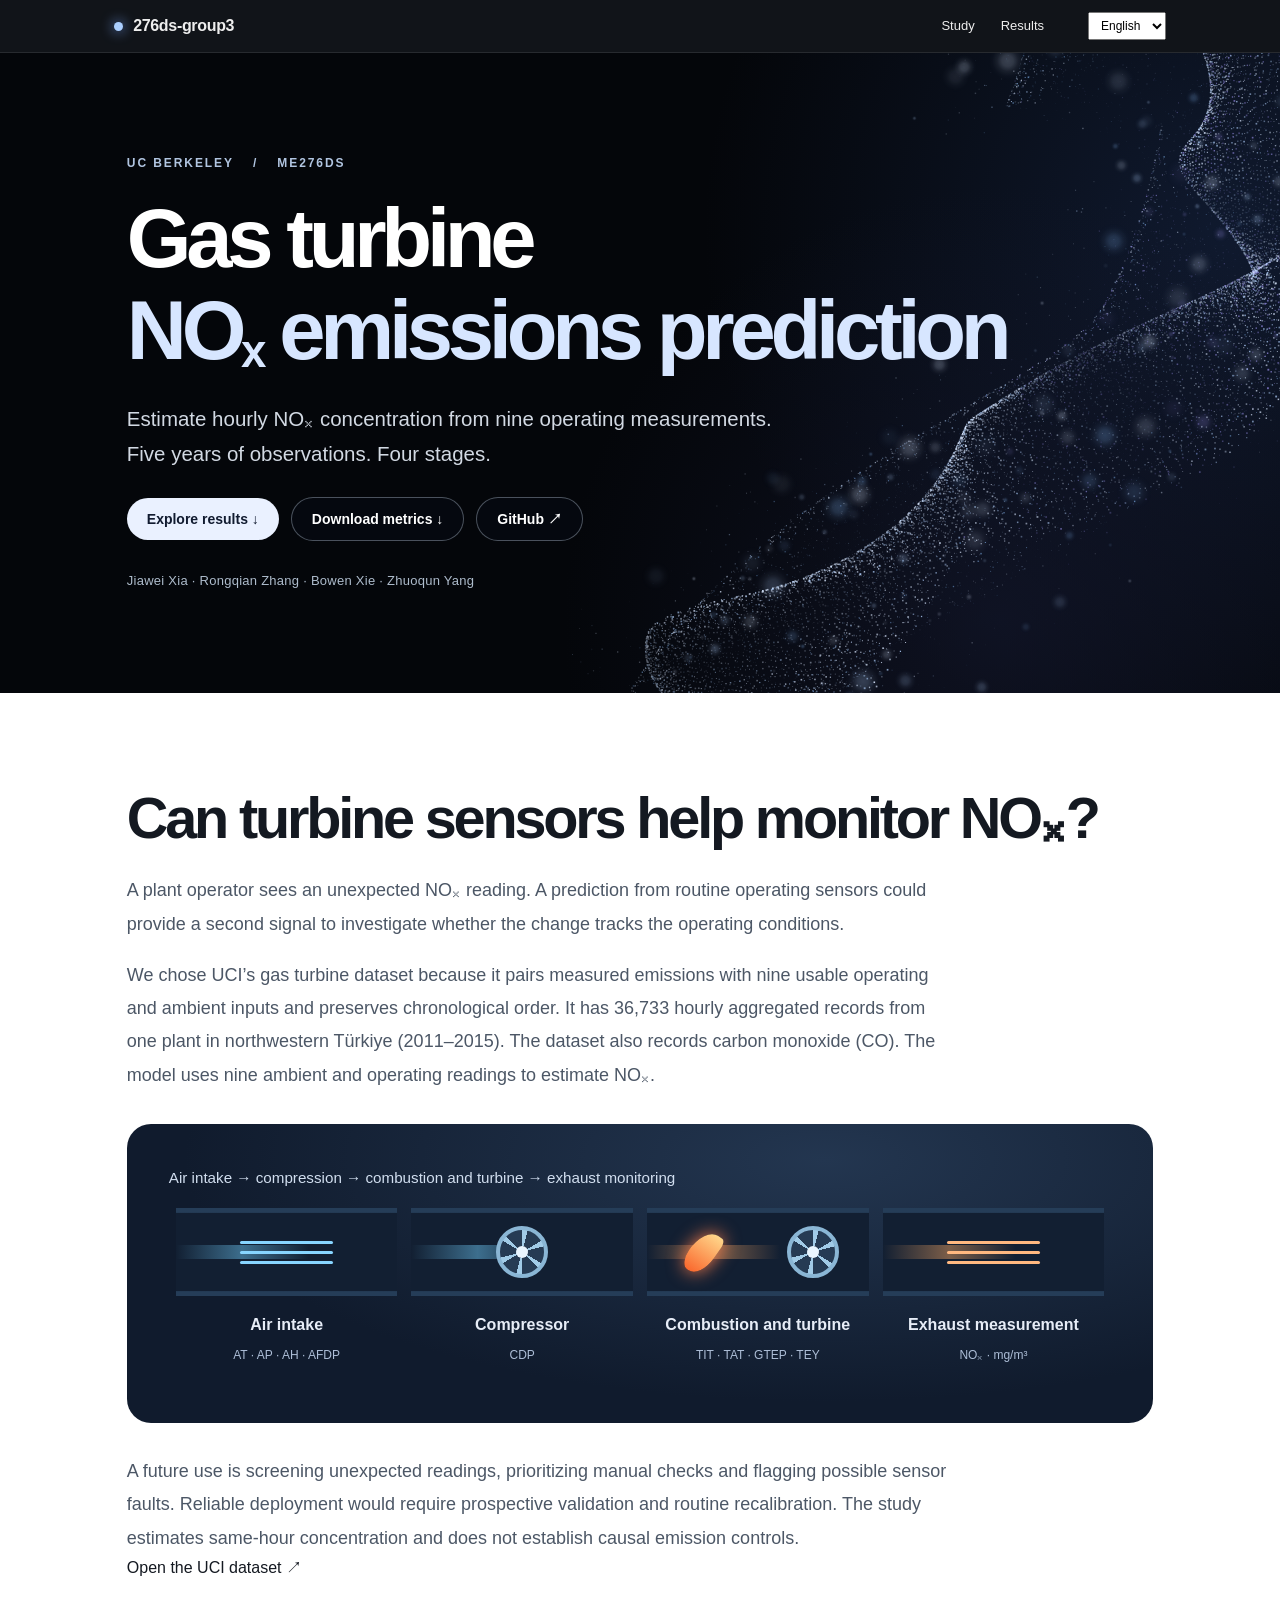
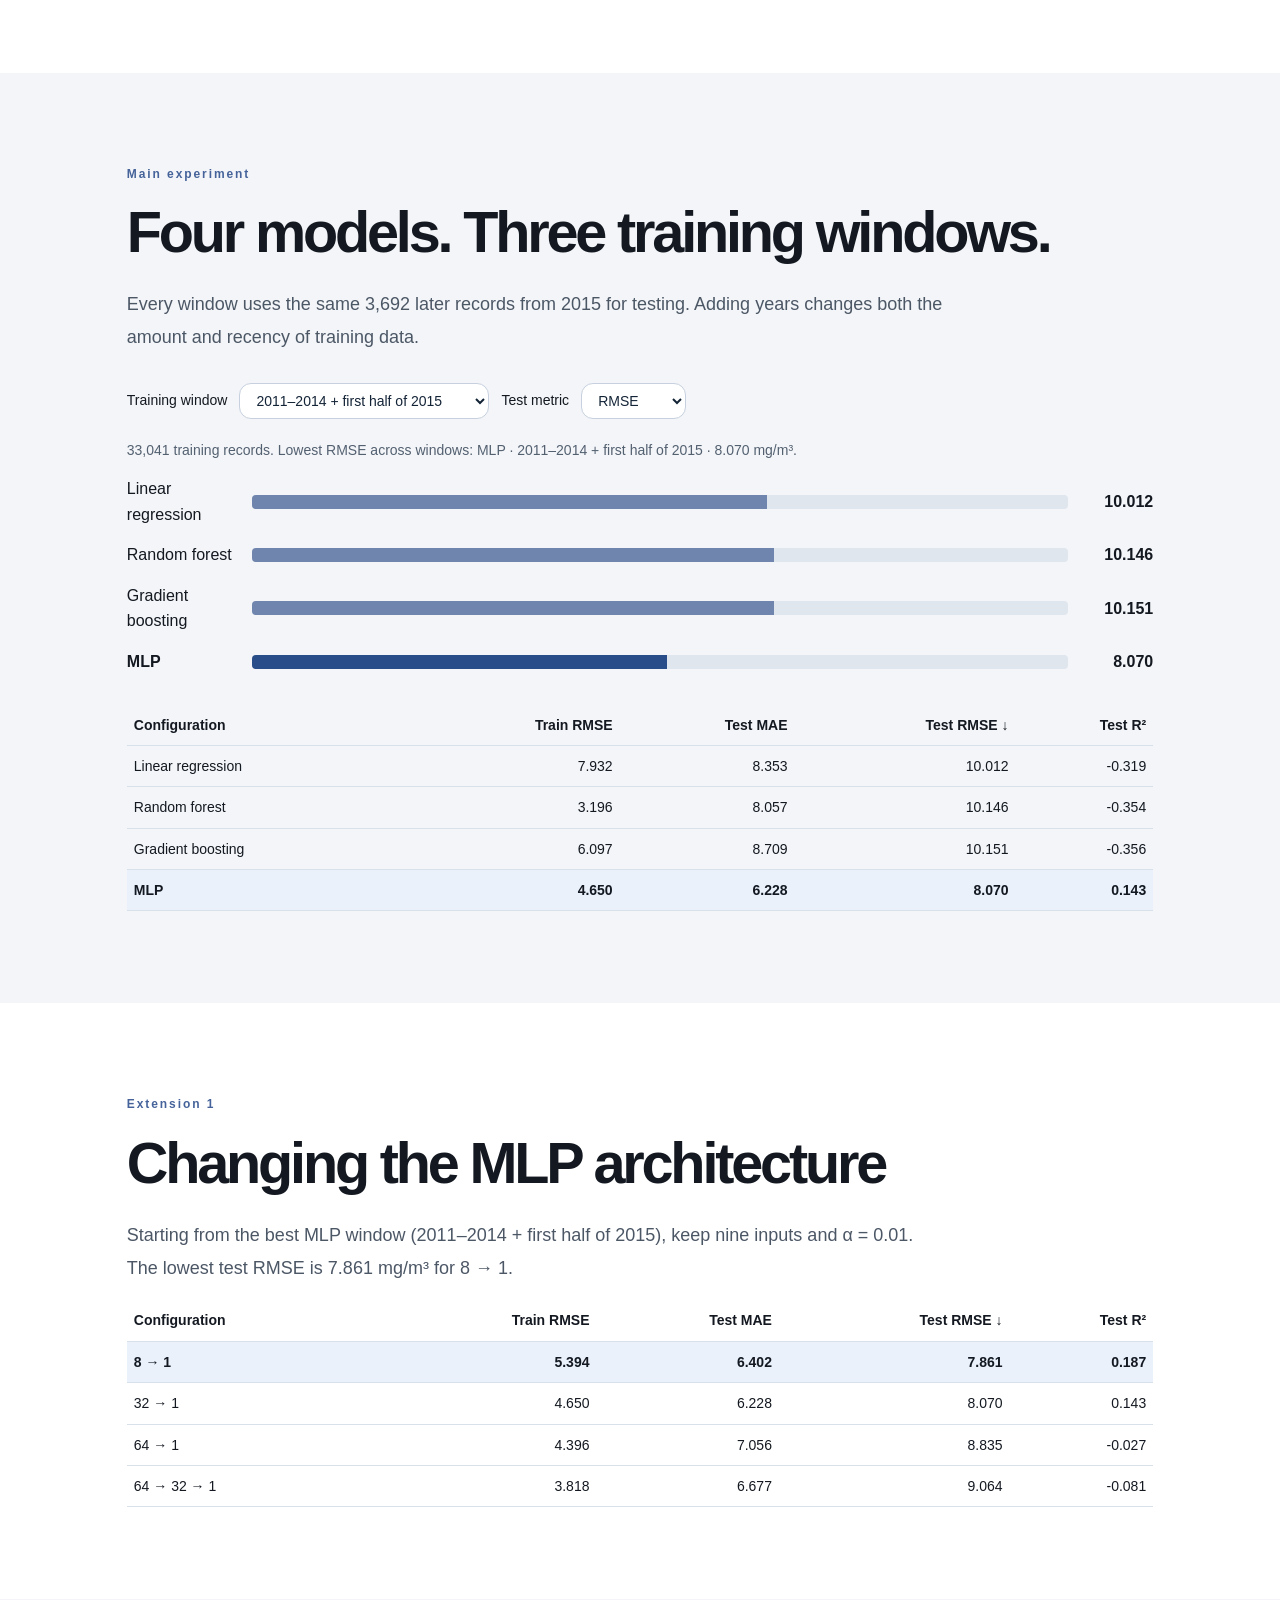
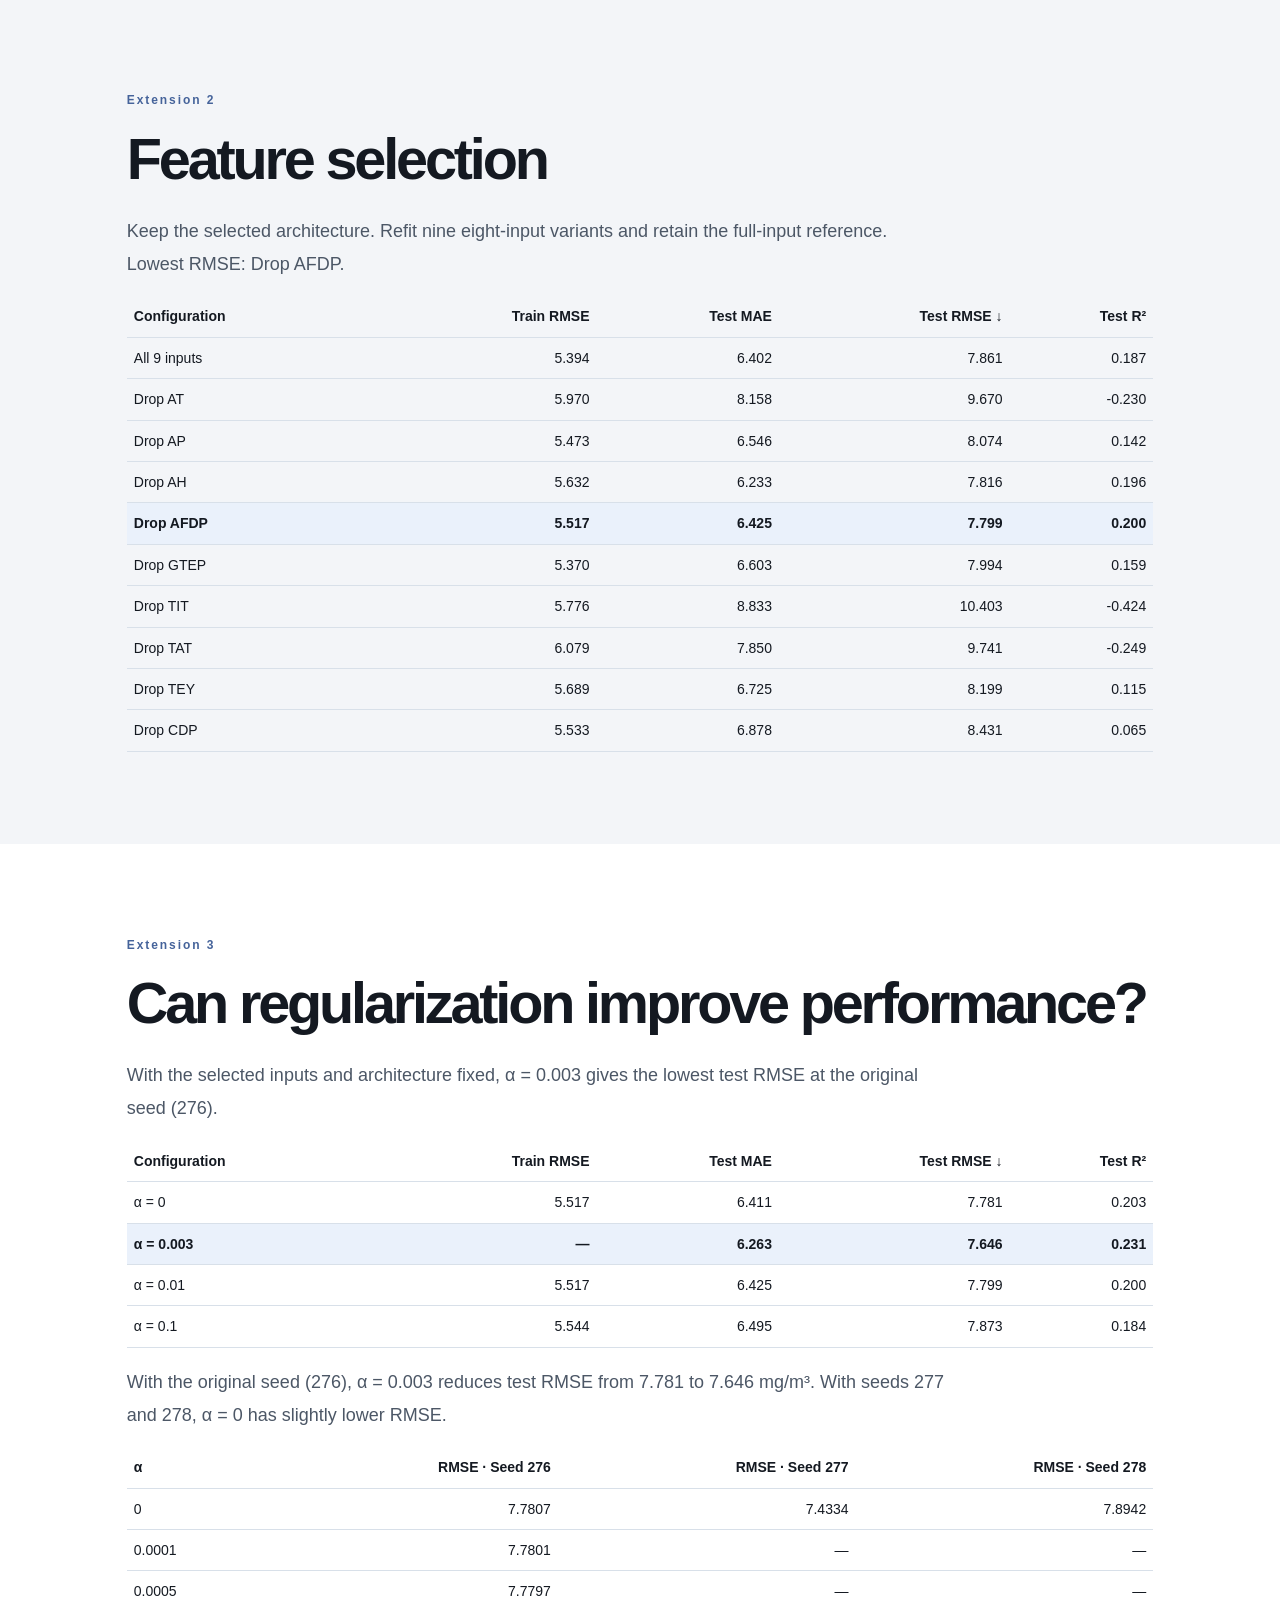
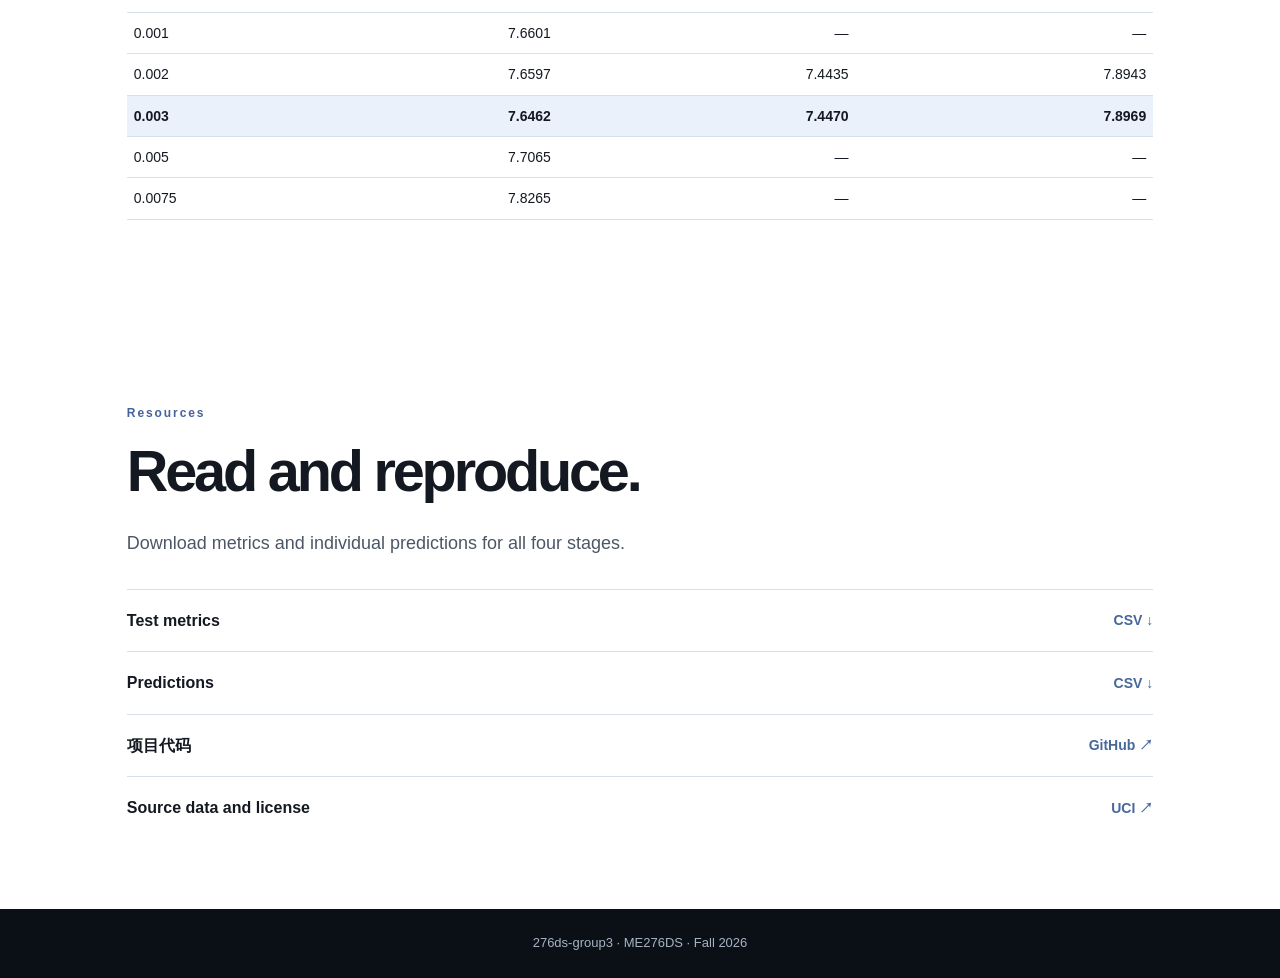
<file: website/index.html>
<!doctype html>
<html lang="zh-CN"><head><meta charset="utf-8"><meta name="viewport" content="width=device-width, initial-scale=1"><meta name="theme-color" content="#070a11"><meta name="description" content="276ds-group3 使用五年真实燃气轮机数据，研究九种传感器读数与氮氧化物排放。"><title>燃气轮机 NOₓ 排放预测 · 276ds-group3</title><link rel="stylesheet" href="style.css"><script defer src="particles.js"></script><script defer src="staged-data.js"></script><script defer src="language.js"></script><script defer src="weak-l2-data.js"></script><script defer src="staged.js"></script></head>
<body><header><nav><a class="brand" href="#top"><i></i> 276ds-group3</a><div><a href="#study">数据</a><a href="#comparison">实验结果</a><select id="language" aria-label="Language"><option value="en">English</option><option value="zh">中文</option></select></div></nav></header>
<main><section id="top" class="hero"><canvas id="particles" aria-hidden="true"></canvas><div class="hero-in"><p class="eyebrow">UC BERKELEY　 /　 ME276DS</p><h1>燃气轮机<br><span>NO<sub>x</sub> 排放预测</span></h1><p class="lead">用九项运行读数，估计同一小时的氮氧化物浓度。<br>五年观测，四个阶段。</p><div class="actions"><a class="pill light" href="#comparison">查看实验结果 ↓</a><a class="pill ghost" href="staged_metrics.csv">下载测试指标 ↓</a><a class="pill ghost" href="https://github.com/HARROLDX/Me276ds-turbine-project">GitHub ↗</a></div><p class="authors">Jiawei Xia · Rongqian Zhang · Bowen Xie · Zhuoqun Yang</p></div></section>
<section class="wrap intro" id="study">
<h2 data-copy="story"></h2><p class="desc" data-copy="motivation"></p><p class="desc study-copy" data-copy="dataset"></p>
<figure class="turbine-diagram">
<figcaption data-copy="flow"></figcaption>
<div class="turbine-flow">
<div class="turbine-stage"><span class="machine intake" aria-hidden="true"><i></i><i></i><i></i></span><b data-copy="air"></b><small>AT · AP · AH · AFDP</small></div>
<div class="turbine-stage"><span class="machine compressor" aria-hidden="true"><i class="rotor"></i></span><b data-copy="compressor"></b><small>CDP</small></div>
<div class="turbine-stage hot"><span class="machine combustion" aria-hidden="true"><i class="flame"></i><i class="rotor"></i></span><b data-copy="turbine"></b><small>TIT · TAT · GTEP · TEY</small></div>
<div class="turbine-stage hot"><span class="machine exhaust" aria-hidden="true"><i></i><i></i><i></i></span><b data-copy="exhaust"></b><small>NOₓ · mg/m³</small></div>
</div></figure>
<p class="desc study-copy" data-copy="use"></p><p><a href="https://archive.ics.uci.edu/dataset/551/gas+turbine+co+and+nox+emission+data+set" data-copy="source"></a></p>
</section>
<section class="band" id="comparison"><div class="wrap">
<div class="kicker" data-copy="main"></div><h2 data-copy="compare"></h2><p class="desc" data-copy="protocol"></p>
<div class="toolbar"><label for="training-window" data-copy="window"></label><select id="training-window"></select><label for="study-metric" data-copy="metric"></label><select id="study-metric"><option value="rmse">RMSE</option><option value="mae">MAE</option><option value="r2">R²</option></select></div>
<p id="window-detail" class="subtext"></p><div id="main-results" aria-live="polite"></div>
</div></section>
<section class="wrap" id="architecture"><div class="kicker" data-copy="ext1"></div><h2 data-copy="architecture"></h2><p class="desc" id="architecture-copy"></p><div id="architecture-results"></div></section>
<section class="band" id="features"><div class="wrap"><div class="kicker" data-copy="ext2"></div><h2 data-copy="inputs"></h2><p class="desc" id="inputs-copy"></p><div id="inputs-results"></div></div></section>
<section class="wrap" id="regularization"><div class="kicker" data-copy="ext3"></div><h2 data-copy="l2"></h2><p class="desc" id="l2-copy"></p><div id="l2-results"></div><p id="weak-l2-copy" class="desc study-copy"></p><div id="weak-l2-results"></div></section>
<section class="wrap finish" id="resources"><div class="kicker">研究资料</div><h2>阅读与复现。</h2><p class="desc">下载四个阶段的指标与逐条预测。</p><div class="resource-links"><a href="staged_metrics.csv">测试指标 <span>CSV ↓</span></a><a href="staged_predictions.csv">逐条预测 <span>CSV ↓</span></a><a href="https://github.com/HARROLDX/Me276ds-turbine-project">项目代码 <span>GitHub ↗</span></a><a href="https://archive.ics.uci.edu/dataset/551/gas+turbine+co+and+nox+emission+data+set">原始数据与许可 <span>UCI ↗</span></a></div></section></main><footer>276ds-group3　·　ME276DS　·　2026 秋季</footer></body></html>
</file>
<file: website/style.css>
*{box-sizing:border-box}html{scroll-behavior:smooth;scroll-padding-top:64px}body{margin:0;color:#141921;background:white;font-family:-apple-system,BlinkMacSystemFont,"PingFang SC","Noto Sans SC",sans-serif;line-height:1.6}button,select,input{font:inherit}a{color:inherit;text-decoration:none}a:focus-visible,button:focus-visible,select:focus-visible,input:focus-visible,summary:focus-visible{outline:3px solid #728ceb;outline-offset:4px}header{position:sticky;top:0;z-index:5;background:#080b10f5;color:#eee;border-bottom:1px solid #ffffff18;backdrop-filter:blur(18px)}nav{max-width:1180px;margin:auto;min-height:52px;display:flex;align-items:center;justify-content:space-between;padding:0 5%}.brand{font-weight:700;letter-spacing:-.02em}.brand i{display:inline-block;width:9px;height:9px;border-radius:50%;background:#abcfff;margin-right:6px;box-shadow:0 0 13px #77a6fd}nav div{display:flex;align-items:center;gap:26px;font-size:13px}.navpdf{font-weight:650}.hero{position:relative;color:white;background:#05080e;isolation:isolate;overflow:hidden}.hero canvas{position:absolute;inset:0;width:100%;height:100%;pointer-events:none;z-index:-1}.hero-in,.wrap{max-width:1180px;margin:auto;padding:92px 6%}.hero-in{min-height:640px;display:flex;flex-direction:column;align-items:flex-start;justify-content:center}.eyebrow,.kicker{font-size:12px;letter-spacing:.16em;font-weight:650}.eyebrow{color:#b1c5e1;margin:0 0 20px}h1,h2,h3,p,figure{margin:0}h1{font-size:clamp(55px,6.5vw,94px);line-height:1.1;letter-spacing:-.063em}h1 span{color:#d7e6ff}sub{vertical-align:-.18em;font-size:.55em}.lead{font-size:clamp(17px,1.6vw,22px);line-height:1.7;margin:25px 0;color:#d2d9e3}.actions,.toolbar,.switch{display:flex;gap:12px;align-items:center;flex-wrap:wrap}.pill{border-radius:100px;padding:10px 20px;font-size:14px;font-weight:600}.light{background:#eaf1ff;color:#111b30}.ghost{border:1px solid #a2b0c070;background:#080d1770}.authors{margin-top:30px;color:#aebccc;font-size:13px;letter-spacing:.02em}.kicker{color:#45639a;margin-bottom:15px}h2{font-size:clamp(36px,4.5vw,62px);line-height:1.15;letter-spacing:-.055em;margin-bottom:23px}h3{font-size:24px;letter-spacing:-.035em;margin:22px 0 10px}.desc{font-size:18px;color:#4c5766;max-width:820px;line-height:1.85}.numbers{display:grid;grid-template-columns:1.25fr .8fr 1fr;margin:36px 0;border-block:1px solid #dce3ea;padding:27px 0}.numbers b{display:block;font-size:clamp(28px,4.5vw,61px);letter-spacing:-.06em;font-variant-numeric:tabular-nums}.numbers small,.subtext,figcaption{color:#536070;font-size:14px}.track{height:11px;border-radius:8px;display:flex;overflow:hidden;gap:3px;margin:10px 0}.track i:nth-child(1){flex:29349;background:#37547f}.track i:nth-child(2){flex:3692;background:#547bba}.track i:nth-child(3){flex:3692;background:#9585cf}.splitlabels{display:flex;flex-wrap:wrap;gap:8px 16px;font-size:13px}.splitlabels span:nth-child(2){color:#3e619c}.splitlabels span:nth-child(3){color:#735fa5}.subtext{margin-top:15px}.band{background:#f3f5f8}.toolbar{margin:28px 0 20px;font-size:14px}.toolbar select{color:#142437;border:1px solid #c6d0de;border-radius:12px;padding:8px 30px 8px 12px;background:white}.barrow{display:grid;grid-template-columns:110px 1fr 70px;align-items:center;gap:15px;margin:15px 0}.barrow strong{text-align:right;font-variant-numeric:tabular-nums}.bartrack{height:14px;background:#e0e6ed;position:relative;border-radius:4px;overflow:hidden}.barfill{display:block;height:100%;background:#7085ad}.barrow.chosen .barfill{background:#284d88}.barrow.chosen .name{font-weight:700}details{margin-top:24px;border-top:1px solid #d2dce7;padding-top:14px}summary{cursor:pointer;font-size:15px;font-weight:550}.scroll{overflow-x:auto}table{width:100%;border-collapse:collapse;font-size:14px;margin-top:15px;font-variant-numeric:tabular-nums}td,th{text-align:right;padding:9px 7px;border-bottom:1px solid #d8e0e9;white-space:nowrap}td:first-child,th:first-child{text-align:left}.switch{display:inline-flex;gap:3px;background:#edf0f5;border-radius:30px;padding:4px;margin:4px 0 8px}.switch button{border:0;border-radius:24px;color:#465368;background:transparent;cursor:pointer;padding:8px 14px}.switch button[aria-pressed=true]{background:white;color:#182438;box-shadow:0 1px 6px #24344826}.figure,.trace{margin-top:22px;padding:20px;background:white;border:1px solid #dce2ea;border-radius:18px}.figure img{width:100%;height:auto;display:block}.figure figcaption,.trace figcaption{margin:12px 0 0}.legend{display:flex;gap:20px;font-size:13px}.legend span:first-child{color:#253e5c}.legend span:last-child{color:#95633b}#line-chart svg{display:block;width:100%;height:auto}.trace-control{display:flex;align-items:center;gap:14px;font-size:14px;flex-wrap:wrap}.trace-control input{flex:1;min-width:95px;accent-color:#446897}.trace-control output{min-width:90px}.trace+.desc{margin-top:20px}.resource-links{margin-top:28px}.resource-links a{display:flex;justify-content:space-between;align-items:center;border-top:1px solid #d9dfe7;padding:18px 0;font-weight:650}.resource-links span{font-size:14px;color:#47689b}.finish{padding-bottom:70px}footer{padding:24px 6%;background:#0b1017;color:#a6b2c3;text-align:center;font-size:13px}@media(max-width:650px){nav{padding:0 5%}nav div{gap:12px}nav a[href="#study"],nav a[href="#trace"]{display:none}.hero-in,.wrap{padding:58px 6%}.hero-in{min-height:570px}.hero:after{position:absolute;inset:0;content:"";background:linear-gradient(90deg,#060810a6,transparent 86%);z-index:-1}.lead,.desc{font-size:16px}.authors{font-size:12px;max-width:265px}.numbers{gap:8px}.numbers small{font-size:12px}.barrow{grid-template-columns:84px 1fr 54px;gap:8px}.figure,.trace{padding:10px}.eyebrow{font-size:11px}.wrap .kicker{margin-bottom:10px}.trace-control{gap:6px}.legend{font-size:12px}}@media(prefers-reduced-motion:reduce){html{scroll-behavior:auto}}

.study-copy{margin-top:18px}.experiment-box{margin-top:28px;padding:28px;border-radius:22px;background:#fff;border:1px solid #dee5ee}.sensor-grid{display:grid;grid-template-columns:repeat(3,1fr);gap:10px;margin:24px 0}.sensor{border-radius:12px;padding:18px;background:#edf3f9;display:flex;flex-direction:column;gap:4px;transition:background .25s,color .25s}.sensor b{color:#284e7d;font-size:22px;letter-spacing:-.03em}.sensor span{font-size:14px}.sensor small{font-size:11px;color:#57718e}.sensor.omitted{background:#f3f3f4;color:#969ba3;border:1px dashed #c5ccd5;padding:17px}.sensor.omitted b,.sensor.omitted small{color:#858c98}.feature-result{border-top:1px solid #dbe4ef;padding-top:22px;display:flex;align-items:center;gap:35px}.feature-result span{font-size:12px;color:#61758d}.feature-result strong{display:block;font-size:48px;letter-spacing:-.05em;font-variant-numeric:tabular-nums;color:#2c507e}.feature-result p{max-width:440px;color:#50657e;font-size:15px}#reg-chart svg{width:100%;display:block}@media(max-width:650px){.experiment-box{padding:16px}.sensor{padding:11px}.sensor.omitted{padding:10px}.sensor span{font-size:12px}.feature-result{gap:15px;align-items:flex-start;flex-direction:column}.feature-result strong{font-size:40px}}
@media(max-width:600px){#reg-chart{overflow-x:auto}#reg-chart svg{min-width:540px}}

#language{margin-left:18px;padding:5px 8px;font-size:12px} @media(max-width:600px){nav div{gap:8px}#language{margin-left:4px}}

.turbine-flow{display:grid;grid-template-columns:repeat(4,1fr);gap:12px;margin-top:14px}
.turbine-flow div{padding:20px 12px;background:#eaf1fb;border-radius:12px;color:#19395e}
.turbine-flow small{display:block;margin-top:8px}.study-table tr.chosen{background:#eaf1fb;font-weight:650}
@media(max-width:630px){.turbine-flow{grid-template-columns:repeat(2,1fr)}}

.turbine-diagram{margin:32px 0;padding:clamp(18px,4vw,42px);border-radius:24px;background:radial-gradient(ellipse at 68% 12%,#233650,#101b2d 65%);color:#e7edf7}
.turbine-diagram figcaption{color:#d1deef;font-size:.95rem}
.turbine-diagram .turbine-flow{gap:0;margin-top:18px}
.turbine-diagram .turbine-stage{position:relative;min-width:0;background:none;color:inherit;padding:0 7px 16px;text-align:center;border-radius:0}
.turbine-stage small{color:#adbed7;font-size:.75rem}
.machine{position:relative;display:grid;place-items:center;height:88px;margin-bottom:16px;background:linear-gradient(180deg,#253d58 0 5%,#121f32 6% 94%,#253d58 95%);overflow:hidden}
.machine:before{content:"";position:absolute;inset:42% 0;background:linear-gradient(90deg,transparent,#71cffd,transparent);background-size:60% 100%;background-repeat:no-repeat;animation:turbine-flow 2.8s linear infinite;opacity:.45}
.hot .machine:before{background-image:linear-gradient(90deg,transparent,#ffac65,transparent)}
.machine i{display:block;position:relative}
.machine .rotor{width:52px;height:52px;border:4px solid #8ab6d5;border-radius:50%;background:repeating-conic-gradient(#a1cbe7 0deg 15deg,#263b54 15deg 60deg);animation:turbine-spin 5s linear infinite}
.rotor:after{content:"";position:absolute;inset:16px;border-radius:50%;background:#e9f5ff}
.combustion{grid-template-columns:1fr 1fr}
.machine .flame{width:25px;height:45px;border-radius:75% 20% 65% 45%;background:linear-gradient(#ffd68a,#fa692e);box-shadow:0 0 18px #fc7e4c;transform:rotate(35deg);animation:turbine-flame .9s ease-in-out infinite alternate}
.intake,.exhaust{display:flex;flex-direction:column;justify-content:center;gap:7px}
.intake i,.exhaust i{width:42%;height:3px;border-radius:4px;background:#87d5ff;animation:turbine-air 1.9s ease-in-out infinite}
.exhaust i{background:#ffb880}
.machine i:nth-child(2){animation-delay:-.45s}.machine i:nth-child(3){animation-delay:-.9s}
@keyframes turbine-spin{to{transform:rotate(1turn)}}
@keyframes turbine-flow{from{background-position:-150% 0}to{background-position:250% 0}}
@keyframes turbine-flame{to{transform:rotate(28deg) scale(.85,1.12)}}
@keyframes turbine-air{0%{transform:translateX(-24px);opacity:.3}70%{opacity:1}100%{transform:translateX(24px);opacity:.3}}
@media(prefers-reduced-motion:reduce){.turbine-diagram .machine i,.turbine-diagram .machine:before{animation:none}}
</file>
